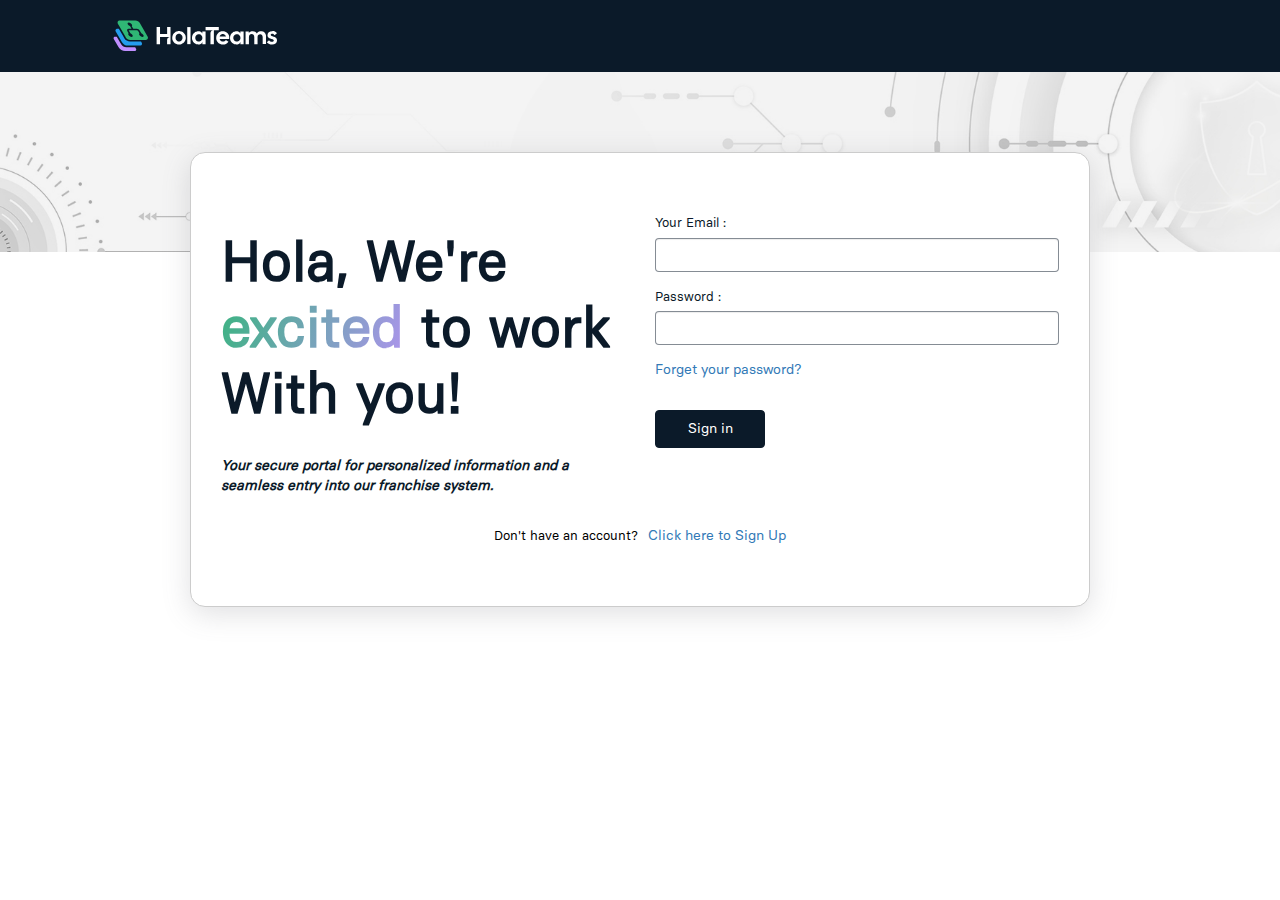
<file: index.html>
<!DOCTYPE html>
<html lang="en"> 
<head>
<title>Hola</title>
<meta charset="utf-8">
<meta name="viewport" content="width=device-width, initial-scale=1">
  
  <link rel="stylesheet" href="css/bootstrap.min.css">
  <link rel="stylesheet" href="css/first_page.css">
  <link rel="stylesheet" href="https://cdnjs.cloudflare.com/ajax/libs/font-awesome/4.7.0/css/font-awesome.min.css">
  <script src="js/jquery.min.js"></script>  
  <script src="js/bootstrap.min.js"></script>  
  
</head>
<body>

<section class="login_first active">
  <div class="topsec">
    <div class="container">
      <img src="img/logo.svg" alt="">
    </div>
  </div>
  <div class="banner_section"></div>
  <div class="login_section">
    <div class="row">
      <div class="col-sm-6">
        <div class="text_lg">
          <h1>
          Hola, We're<br>
          <span>excited</span> to work<br>
          With you!
          </h1>
        <p>Your secure portal for personalized information and a seamless entry into our franchise system.</p>
        </div>
      </div>
      <div class="col-sm-6">
        <div class="rightBx">
        <div class="form-group">
          <label>Your Email :</label>
          <input type="email" id="txtEmail" class="form-control">
        </div>
        <div class="form-group">
          <label>Password :</label>
          <input type="Password" id="txtPassword" class="form-control">
        </div>
        
        <div class="forget">
          <a href="#" id="lnkForgotPassword">Forget your password?</a>
          <br>
          <button class="btn nw_btn min_wth" type="buton" style="margin-top:30px;" id="btnLogin">Sign in</button>
        </div>
        </div>
      </div>
      <div class="col-sm-12">
        <div class="flx_type">
          <p>Don't have an account?</p>
          <a href="#" data-toggle="modal" data-target="#registration_modl">Click here to Sign Up</a>
        </div>
      </div>
    </div>
  </div>
</section>

<section class="welcome_section">
<div class="topsec">
  <div class="container">
    <img src="img/logo.svg" alt=""/>
    <div class="user_area pull-right">
      <div class="user_bx">
        <h5>Welcome</h5>
        <p id="topUserName">Mr. XYZ Jonson</p>
      </div>
      <div class="img_circle">
        <img  id="navUserpic" src="img/user-circle.png" alt="">
      </div>
    </div>
 </div>
</div>
<div class="banner_section new_baner">
  <div class="container">
  <a href="#" style="float:right; font-size:16px; margin:10px 0; font-weight:600; color:#337ab7; text-decoration: none; position: relative; z-index:5;" onclick="signOut()">Sign out</a>
 </div>
</div>
<div class="login_section">
<div class="row">
      <div class="col-sm-5">
        <div class="text_lg">
          <h1>
          Hola, We're<br>
          <span>excited</span> to work<br>
          With you!
          </h1>
        <p>Your secure portal for personalized information and a seamless entry into our franchise system.</p>
        </div>
      </div>
      <div class="col-sm-7">
        
        <div class="col-md-4 col-md-push-8">
          <div class="usr_incircle">
            <img  id="userImage"   alt="">
          </div>
        </div>
        <div class="col-md-8 col-md-pull-4 rightBx">
          <div class="user_welcome">
            <h5>Welcome</h5>
            <h1 id="mainUserName">Mr. Dipankar Goswami</h1>
            <div class="sepreate">
               <p id="userRole">Manager</p>
              <p id="companyName">TFW Lab Inc.</p>
            </div>
          </div>
        <div class="forget">
          <p class="note_all" style="color:#337ab7; font-weight:600;">Please Press any Button to continue</p>
          <br>
          <button class="btn nw_btn two_event" type="buton" onclick="pros_application()">Prospect Application</button>
          <button class="btn nw_btn two_event" type="buton" data-toggle="modal"   id="btnUpdateProfile" onclick="getProfileData()">Update My Profile</button>
        </div>
        </div>

      </div>
     
    </div> 

  </div>  

</section>



<!-- registration_modl -->
<div id="registration_modl" class="modal fade" role="dialog" data-backdrop="static" data-keyboard="false">
  <div class="modal-dialog">

    <!-- Modal content-->
    <div class="modal-content">
      <div class="modal-header">
        <button type="button" class="close close-round" data-dismiss="modal">&times;</button>
        <h4 class="modal-title">Registration</h4>
      </div>
        <div class="modal-body"> 
         
         <div class="both_coverstp">
         <div class="first_page step active">
          <div class="row">
            <div class="col-md-12">
              <div class="form-group">
              <label>Your Email:</label><label class="reding">*</label>
                <input type="text" class="form-control" id="youEmail">
            </div>
            <div class=" form-group enter_code_bx">
              <label>Enter Code:</label><label class="reding">*</label>
                <input type="text" class="form-control" id="enterCode">
            </div>
            <div class="password_area">
              <div class=" form-group">
                <label>New Password:</label><label class="reding">*</label>
                <div class="pass_viw">
                  <input type="password" id="AddnewPassword" class="form-control">
                  <img src="img/eye-close.png" class="eye_event"> 
                </div>
              </div>      
              <div class="form-group">
                <label>Confirm Password:</label><label class="reding">*</label>
                <div class="pass_viw">
                  <input type="password" id="AddconfirmPassword" class="form-control">
                  <img src="img/eye-close.png" class="eye_event"> 
                </div>
              </div>
            </div>
          
          <div class="modal-footer flexing" style="text-align:center; border-top-color:transparent; padding:5px;">
             
        <button type="button" class="btn nw_btn min_wth" id="send_verfication_code" onclick="sendVerificationCode(this)"> Send Verification code</button>
            
            <button type="button" class="btn nw_btn min_wth" id="validate_code" onclick="validateCode(this)"> Validate code</button>

           <button type="button" class="btn nw_btn next min_wth" id="nextStp" onclick="AddNewPassword();">Next</button>
          </div>
          
          </div>

          </div>
          <p class="note_all position">Note: all <span class="reding"></span> marked fields are mandatory to fill</p>
         </div><!----page one---->
        
         <div class="second_page step">
            
          <div class="row">
             <div class="col-md-4">
                <div class="img_choose">
                  <img id="profilePreview" src="img/user-circle.png" alt="">
                  <label class="click_area">
                    Choose image
                    <input type="file" id="profileImage" accept="image/*">
                  </label>
                </div>
            </div>
            <div class="col-md-8">
                <div class="row">
                  
                <div class="col-md-4">
                  <div class="form-group">
                    <label>First Name:</label><label class="reding">*</label>
                    <input type="text" id="AddfirstName" class="form-control">
                  </div>
                </div>
                <div class="col-md-4">
                  <div class="form-group">
                    <label>Middle Name:</label>
                    <input type="text" id="AddmiddleName" class="form-control">
                  </div>
                </div>
                <div class="col-md-4">
                  <div class="form-group">
                    <label>Last Name:</label><label class="reding">*</label><input type="text" id="AddlastName" class="form-control">
                  </div>
                </div>
           
                  <div class="col-md-12 form-group">
                    <label>Company Name</label>: 
                    <input type="text" id="AddcompanyName" class="form-control">
                  </div>
                  <div class="col-md-6 form-group">
                    <label>Contact Number</label>: <label class="reding">*</label>
                    <input type="text" id="AddcontactNumber" class="form-control">
                  </div>
                  
                  <div class="col-md-6 form-group">
                    <label>Designation</label>: 
                    <input type="text" id="Adddesignation" class="form-control">
                  </div>
                </div><!---row ed-->

                <div class="form-group">
                  <label>Address</label>: 
                  <textarea type="text" class="form-control" id="Addaddress" style="min-height: 110px; resize:none;"></textarea>
                </div>
                <div class="row">
                  <div class="col-md-6 form-group">
                    <label>City</label>:
                    <input type="text" id="Addcity" class="form-control">
                  </div>
                  
                  <div class="col-md-6 form-group">
                    <label>State</label>: 
                    <input type="text" id="Addstate" class="form-control">
                  </div>
                  <div class="col-md-6 form-group">
                    <label>Zip Code</label>: 
                    <input type="text" id="AddzipCode" class="form-control">
                  </div>
                  <div class="col-md-6 form-group">
                    <label>Country</label>: 
                    <select class="form-control" id="countrySelect">
                      <option selected>--select--</option>
                    </select>
                  </div>
                </div><!-----row ed---->
            </div>
           </div>  

          <div class="modal-footer" style="text-align:center; border-top-color:transparent; padding:5px;">
            <button type="button" id="submiting_details" class="btn nw_btn submit min_wth" onclick="AddsignIn(this)">Submit</button>
          </div>
         </div><!--second step--->

       </div>
      
      </div><!---modal body---->

    </div>

  </div>
</div>

<!-----updateprofile----->

<div id="updateprofile" class="modal fade" role="dialog">
  <div class="modal-dialog modal-lg">

    <!-- Modal content-->
    <div class="modal-content">
      <div class="modal-header">
        <button type="button" class="close close-round" data-dismiss="modal">&times;</button>
        <h4 class="modal-title">Your Profile</h4>
      </div>
      <div class="modal-body">
       <div class="row">
         <div class="col-md-4">
            <div class="img_choose">
              <img id="UpdateprofileImage" src="img/user-circle.png" alt="">
              <label class="click_area">
                Choose image
                <input type="file" id="UpdateprofileImageInput">
              </label>
            </div>
            <a href="#change_passwrd" data-toggle="modal" style="color:#337ab7;" class="change_pas">Change password</a>
        </div>
        <div class="col-md-8">
            <div class="row">
              
            <div class="col-md-4">
              <div class="form-group">
                <label>First Name:</label><label class="reding">*</label>
                <input type="text" id="UpdatefirstName" class="form-control">
              </div>
            </div>
            <div class="col-md-4">
              <div class="form-group">
                <label>Middle Name:</label>
                <input type="text" id="UpdatemiddleName" class="form-control">
              </div>
            </div>
            <div class="col-md-4">
              <div class="form-group">
                <label>Last Name:</label><label class="reding">*</label><input type="text" id="UpdatelastName" class="form-control">
              </div>
            </div>
       
              <div class="col-md-12 form-group">
                <label>Company Name</label>: 
                <input type="text" id="UpdatecompanyName" class="form-control">
              </div>
              <div class="col-md-6 form-group">
                <label>Contact Number</label>: <label class="reding">*</label>
                <input type="text" id="UpdatecontactNumber" class="form-control">
              </div>
              
              <div class="col-md-6 form-group">
                <label>Designation</label>: 
                <input type="text" id="Updatedesignation" class="form-control">
              </div>
            </div><!---row ed-->

            <div class="form-group">
              <label>Address</label>: 
              <textarea type="text" id="Updateaddress" class="form-control" style="min-height: 110px; resize:none;"></textarea>
            </div>
            <div class="row">
              <div class="col-md-6 form-group">
                <label>City</label>:
                <input type="text" id="Updatecity" class="form-control">
              </div>
              
              <div class="col-md-6 form-group">
                <label>State</label>: 
                <input type="text" id="Updatestate" class="form-control">
              </div>
              <div class="col-md-6 form-group">
                <label>Zip Code</label>: 
                <input type="text" id="UpdatezipCode" class="form-control">
              </div>
              <div class="col-md-6 form-group">
                <label>Country</label>: 
                <select class="form-control"  id="Updatecountry">
                  <option selected>--select--</option>
                </select>
              </div>
            </div><!---row ed-->
        </div>
       </div>
      </div>
      <div class="modal-footer" style="padding:15px; text-align: center;">
        <button type="button" class="btn nw_btn min_wth" onclick="updateProfile();">
          Submit
        </button>
      </div>
    </div>
   
  </div>
</div>

<!---- change_passwrd ---->
<div id="change_passwrd" class="modal fade" role="dialog" style="background:rgba(0,0,0,0.5)"> 
  <div class="modal-dialog">
    <!---- Modal content ---->
    <div class="modal-content">
      <div class="modal-header">
        <button type="button" class="close close-round" data-dismiss="modal">&times;</button>
        <h4 class="modal-title">Change password</h4>
      </div>
      <div class="modal-body">
        
        <div class="form-group">
          <label>Old Password:</label>
          <div class="pass_viw">
            <input type="password" class="form-control">
            <img src="img/eye-close.png" class="eye_event"> 
          </div>    
        </div> 

        <div class="form-group">
          <label>New Password:</label>
          <div class="pass_viw">
            <input type="password" id="newPassword" class="form-control">
            <img src="img/eye-close.png" class="eye_event"> 
          </div>    
        </div>
        
        <div class="form-group pass_viw">
          <label>Confirm Password:</label>
          <div class="pass_viw">
            <input type="password" id="confirmPassword" class="form-control">
            <img src="img/eye-close.png" class="eye_event"> 
          </div>    
        </div> 
      </div>
      <div class="modal-footer" style="padding:15px; text-align: center;">
        <button type="button" class="btn nw_btn min_wth" id="resetPasswordBtn"
        onclick="resetPassword(this)">
          Submit
        </button>
      </div>
    </div>
 </div>
</div>


 <script src="js/commen.js"></script>  
  <script src="js/index.js"></script>   


</body>
</html>
</file>
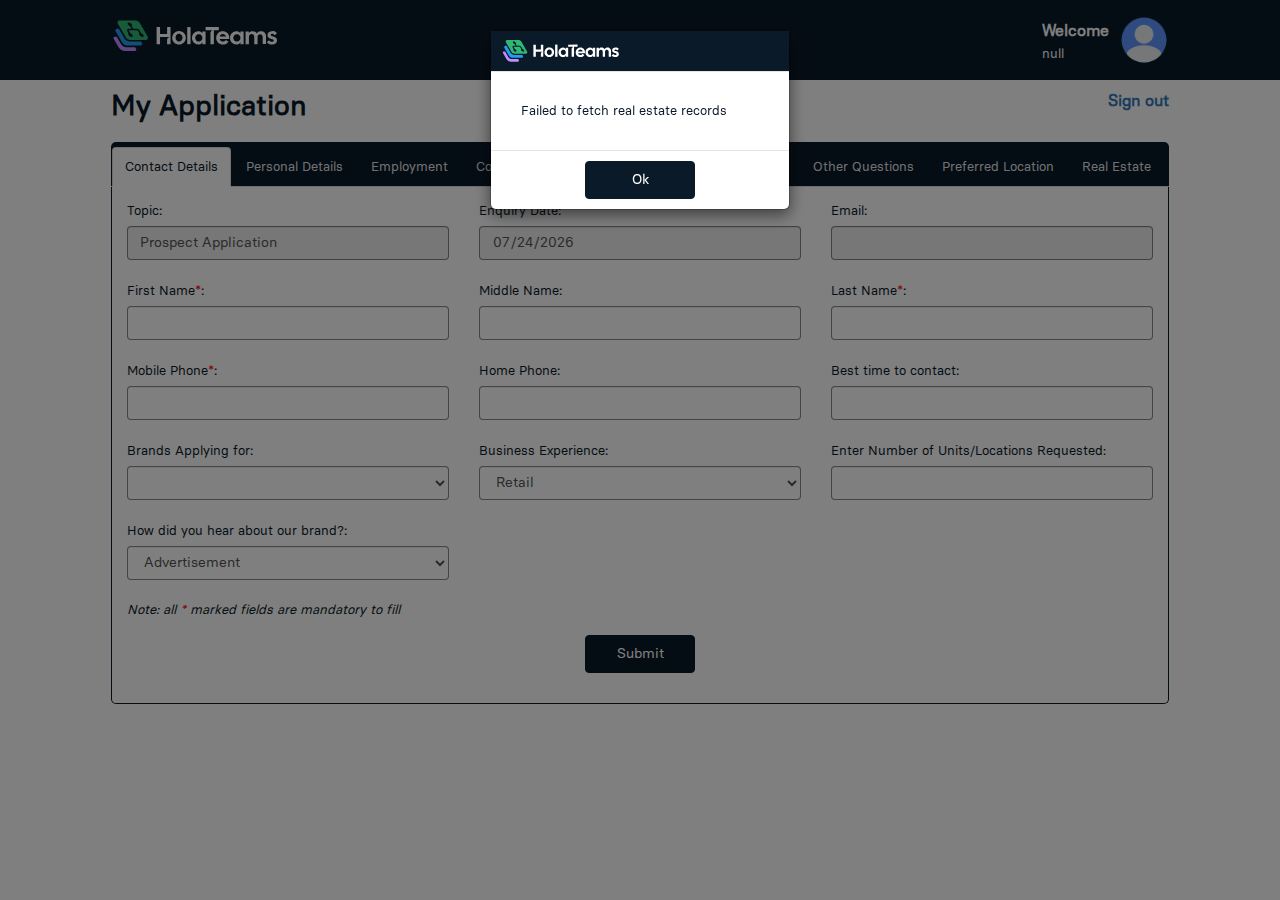
<file: edit_details.html>
<!DOCTYPE html>
<html lang="en">

<head>
  <title>Prospect Application</title>
  <meta charset="utf-8">
  <meta name="viewport" content="width=device-width, initial-scale=1">

  <link rel="stylesheet" href="css/bootstrap.min.css">
  <link rel="stylesheet" href="css/first_page.css">
  <link rel="stylesheet" href="https://cdnjs.cloudflare.com/ajax/libs/font-awesome/4.7.0/css/font-awesome.min.css">
  <script src="js/jquery.min.js"></script>
  <script src="js/bootstrap.min.js"></script>

</head>

<body>
  <div class="topsec">
    <div class="container">
      <img src="img/logo.svg" alt="">
      <div class="user_area pull-right">
        <div class="user_bx">
          <h5>Welcome</h5>
          <p id="UserLoginname">Mr. XYZ Jonson</p>
        </div>
        <div class="img_circle">
          <img id="UserProfileImage" src="img/user-circle.png" alt="">
        </div>
      </div>
    </div>
  </div>

  <div class="container">
    <a href="#" style="float:right; font-size:16px; margin:10px 0; font-weight:600; text-decoration: none;"
      onclick="signOut()">Sign out</a>
    <h1 class="heading_big" style="float: left;">My Application</h1>

  </div>

  <div class="container">
    <ul class="nav nav-tabs all_tabsec">
      <li class="active"><a data-toggle="tab" href="#tab-1">Contact Details</a></li>
      <li><a data-toggle="tab" href="#tab-2">Personal Details</a></li>
      <li><a data-toggle="tab" href="#tab-3">Employment</a></li>
      <li><a data-toggle="tab" href="#tab-4">Co-Applicants</a></li>
      <li><a data-toggle="tab" href="#tab-5">Financial</a></li>
      <li><a data-toggle="tab" href="#tab-6">Related Questions</a></li>
      <li><a data-toggle="tab" href="#tab-7">Other Questions</a></li>
      <li><a data-toggle="tab" href="#tab-8">Preferred Location</a></li>
      <li><a data-toggle="tab" href="#tab-9">Real Estate
        </a></li>
    </ul>

    <div class="tab-content all_tabinside">

      <div id="tab-1" class="tab-pane fade in active">
        <div class="row">
          <div class="col-md-4">
            <div class="form-group">
              <label for="">Topic</label>:
              <input type="text" id="ContactTopic" class="form-control" value="Prospect Application" readonly>
            </div>
          </div>
          <div class="col-md-4">
            <div class="form-group">
              <label for="">Enquiry Date</label>:
              <input type="date" id="ContactEnquiryDate" class="form-control" disabled>
            </div>
          </div>
          <div class="col-md-4">
            <div class="form-group">
              <label for="">Email</label>:
              <input type="email" id="ContactEmail" class="form-control" disabled>
            </div>
          </div>
          <div class="col-md-4">
            <div class="form-group">
              <label for="">First Name</label><label class="reding">*</label>:
              <input type="text" id="ContactFirstName" class="form-control">
            </div>
          </div>
          <div class="col-md-4">
            <div class="form-group">
              <label for="">Middle Name</label>:
              <input type="text" id="ContactMiddleName" class="form-control">
            </div>
          </div>
          <div class="col-md-4">
            <div class="form-group">
              <label for="">Last Name</label><label class="reding">*</label>:
              <input type="text" id="ContactLastName" class="form-control">
            </div>
          </div>
          <div class="col-md-4">
            <div class="form-group">
              <label for="">Mobile Phone</label><label class="reding">*</label>:
              <input type="text" id="ContactMobilePhone" class="form-control">
            </div>
          </div>
          <div class="col-md-4">
            <div class="form-group">
              <label for="">Home Phone</label>:
              <input type="text" id="ContactHomePhone" class="form-control">
            </div>
          </div>
          <div class="col-md-4">
            <div class="form-group">
              <label for="">Best time to contact</label>:
              <input type="text" id="ContactBestTimeToContact" class="form-control">
            </div>
          </div>
          <div class="col-md-4">
            <div class="form-group">
              <label for="">Brands Applying for</label>:
              <select class="form-control" id="ContactbrandsSelect">
              </select>
            </div>
          </div>
          <div class="col-md-4">
            <div class="form-group">
              <label for="">Business Experience</label>:
              <select class="form-control" id="ContactBusinessExperience">
                <option value="Retail">Retail</option>
                <option value="Services">Services</option>

              </select>
            </div>
          </div>
          <div class="col-md-4">
            <div class="form-group">
              <label for="" style="display: inline-block;">Enter Number of Units/Locations Requested</label><label
                style="display: inline;">:</label>
              <input type="number" id="ContactLocationRequested" class="form-control" min="1" step="1"
                oninput="validatePositiveInteger(this)">

            </div>
          </div>
          <div class="col-md-4">
            <div class="form-group">
              <label for="">How did you hear about our brand?</label>:
              <select class="form-control" id="ContactHearAboutbrand">
                <option value="Advertisement">Advertisement</option>
                <option value="News Letter">News Letter</option>
                <option value="News Paper Ads">News Paper Ads</option>
                <option value="Company Website">Company Website</option>
                <option value="Search Engine (Google, Bing, etc ...)">Search Engine (Google, Bing, etc ...)</option>
                <option value="Social Media (Instagram, Facebook, Linkedin, etc ...">Social Media (Instagram, Facebook,
                  Linkedin, etc ...)</option>
                <option value="Online Ads">Online Ads</option>

              </select>
            </div>
          </div>

        </div>
        <div class="row">
          <div class="col-md-12">
            <p class="note_all">Note: all <span class="reding">*</span> marked fields are mandatory to fill</p>
          </div>
          <div class="col-md-12" style="padding:15px 15px; text-align: center;">
            <button type="button" class="btn nw_btn min_wth" onclick="submitEnquiry();">Submit</button>
          </div>
        </div>
      </div>
      <!----tab1 ed--->

      <div id="tab-2" class="tab-pane fade">
        <div class="row">
          <div class="col-md-4">
            <div class="form-group">
              <label for="">Gender</label>:
              <select class="form-control" id="PersonalGender">
                <option value="Male">Male</option>
                <option value="Female">Female</option>
                <option value="Other">Other</option>
              </select>
            </div>
          </div>
          <div class="col-md-4">
            <div class="form-group">
              <label for="">Date of Birth</label>:
              <input type="date" id="PersonalDateOfBirth" class="form-control">
            </div>
          </div>
          <div class="col-md-4">
            <div class="form-group">
              <label for="">Home Ownership</label>:
              <select class="form-control" id="PersonalHomeOwnership">
                <option value="Own">Own</option>
                <option value="Renting">Renting</option>
              </select>
            </div>
          </div>
          <div class="col-md-4">
            <div class="form-group">
              <label for="">US Citizen</label>:
              <select class="form-control" id="PersonalUSCitizen">
                <option value="Yes">Yes</option>
                <option value="No">No</option>
              </select>
            </div>
          </div>
          <div class="col-md-4" id="PersonalSocialSecurityDiv">
            <div class="form-group">
              <label for="">Social security</label>:
              <input type="text" id="PersonalSocialSecurity" class="form-control">
            </div>
          </div>
          <div class="col-md-4">
            <div class="form-group">
              <label for="">Marital status</label>:
              <select class="form-control" id="PersonalMaritalStatus">
                <option value="Single">Single</option>
                <option value="Married">Married</option>
                <option value="Divorced">Divorced</option>
                <option value="Widowed">Widowed</option>
                <option value="Separated">Separated</option>
              </select>
            </div>
          </div>
          <div class="col-md-4" id="SpouseNameDiv">
            <div class="form-group">
              <label for="">Spouse name</label>:
              <input type="text" id="PersonalSpouseName" class="form-control">

            </div>
          </div>
          <div class="col-md-4" id="SpouseBirthDateDiv">
            <div class="form-group">
              <label for="">Spouse Birth Date</label>:
              <input type="date" id="PersonalSpouseBirthDate" class="form-control">
            </div>
          </div>
          <div class="col-md-4" id="SpouseUSCitizenDiv">
            <div class="form-group">
              <label for="">Spouse US Citizen</label>:
              <select class="form-control" id="PersonalSpouseUSCitizen">
                <option value="Yes">Yes</option>
                <option value="No">No</option>
              </select>


            </div>
          </div>
          <div class="col-md-4" id="PersonalSpouseSocialSecurityDiv">
            <div class="form-group">
              <label for="">Spouse social security</label>:
              <input type="text" id="PersonalSpouseSocialSecurity" class="form-control">
            </div>
          </div>
          <div class="col-md-4">
            <div class="form-group">
              <label for="">Can you devote your full time to the business?</label>:
              <select name="" id="PersonalFulltimeBusiness" class="form-control">
                <option value="Yes">Yes</option>
                <option value="No">No</option>
              </select>
            </div>
          </div>
          <div class="col-md-12">
            <p class="note_all">Note: all <span class="reding">*</span> marked fields are mandatory to fill</p>
          </div>
          <div class="col-md-12" style="padding:15px 15px; text-align: center;">
            <button type="button" class="btn nw_btn min_wth" onclick="submitPersonalDetails()">Submit</button>
          </div>

        </div>
      </div>
      <!---tab2---->

      <div id="tab-3" class="tab-pane fade">
        <div class="row">
          <div class="col-md-4">
            <div class="form-group">
              <label for="">Present Employer</label>:
              <input type="text" id="EmploymentPresentEmployer" class="form-control">
            </div>
          </div>
          <div class="col-md-4">
            <div class="form-group">
              <label for="">Job Title</label>:
              <input type="text" id="EmploymentJobTitle" class="form-control">
            </div>
          </div>
          <div class="col-md-4">
            <div class="form-group">
              <label for="">Employment Started Date</label>:
              <input type="date" id="EmploymentStartedDate" class="form-control">
            </div>
          </div>
          <div class="col-md-8">
            <div class="form-group">
              <label for="">Work Address</label>:
              <input type="text" id="EmploymentWorkAddress" class="form-control">
            </div>
          </div>
          <div class="col-md-4">
            <div class="form-group">
              <label for="">Work Hours per Week</label>:
              <input type="number" id="EmploymentWorkHoursPerWeek" class="form-control">
            </div>
          </div>
          <div class="col-md-4">
            <div class="form-group">
              <label for="">Work Phone</label>:
              <input type="text" id="EmploymentWorkPhone" class="form-control">
            </div>
          </div>
          <div class="col-md-4">
            <div class="form-group">
              <label for="">Work Phone Extension</label>:
              <input type="text" id="EmploymentWorkPhoneExtension" class="form-control">
            </div>
          </div>
          <div class="col-md-4">
            <div class="form-group">
              <label for="">May we call you at work?</label>:
              <select class="form-control" id="EmploymentAllowCallYouAtWork">
                <option value="Yes">Yes</option>
                <option value="No">No</option>
              </select>
            </div>
          </div>
          <div class="col-md-4">
            <div class="form-group">
              <label for="">Annual Salary ($)</label>:
              <input type="number" id="EmploymentAnnualSalary" class="form-control">
            </div>
          </div>
          <div class="col-md-4">
            <div class="form-group">
              <label for="">Your responsibilities</label>:
              <input type="text" id="EmploymentYourResponsibilities" class="form-control">
            </div>
          </div>
          <div class="col-md-4">
            <div class="form-group">
              <label for="">Have you previously ever been self-employed?</label>:
              <select class="form-control" id="EmploymentSelfEmployed">
                <option value="Yes">Yes</option>
                <option value="No">No</option>
              </select>
            </div>
          </div>
          <div class="col-md-12">
            <p class="note_all">Note: all <span class="reding">*</span> marked fields are mandatory to fill</p>
          </div>
          <div class="col-md-12" style="padding:15px 15px; text-align: center;">
            <button type="button" class="btn nw_btn min_wth" onclick="submitEmploymentDetails()">Submit</button>
          </div>

        </div>
      </div>
      <!---tab3---->
      <div id="tab-4" class="tab-pane fade">
        <div class="panel-group" id="co-applicant">
          <div class="panel panel-default">
            <div class="panel-heading">
              <h4 class="panel-title">
                <a data-toggle="collapse" data-parent="#co-applicant" href="#co-applicant-1"
                  aria-expanded="true">Co-Applicant 1 <i class="fa fa-chevron-right"></i>
                </a>
              </h4>
            </div>
            <div id="co-applicant-1" class="panel-collapse collapse in co-applicant" data-seq="1">
              <div class="panel-body">
                <div class="row">
                  <div class="col-md-4">
                    <div class="form-group">
                      <label for="">First Name</label>:
                      <input type="text" class="form-control firstName" data-seq="1">
                    </div>
                  </div>
                  <div class="col-md-4">
                    <div class="form-group">
                      <label for="">Middle Name</label>:
                      <input type="text" class="form-control middleName" data-seq="1">
                    </div>
                  </div>
                  <div class="col-md-4">
                    <div class="form-group">
                      <label for="">Last Name</label>:
                      <input type="text" class="form-control lastName" data-seq="1">
                    </div>
                  </div>
                  <div class="col-md-4">
                    <div class="form-group">
                      <label for="">Role</label>:
                      <input type="text" class="form-control role" data-seq="1">
                    </div>
                  </div>
                  <div class="col-md-8">
                    <div class="form-group">
                      <label for="">Address</label>:
                      <input type="text" class="form-control address" data-seq="1">
                    </div>
                  </div>
                  <div class="col-md-4">
                    <div class="form-group">
                      <label for="">City</label>:
                      <input type="text" class="form-control city" data-seq="1">
                    </div>
                  </div>
                  <div class="col-md-4">
                    <div class="form-group">
                      <label for="">State</label>:
                      <input type="text" class="form-control state" data-seq="1">
                    </div>
                  </div>
                  <div class="col-md-4">
                    <div class="form-group">
                      <label for="">Zip</label>:
                      <input type="text" class="form-control zip" data-seq="1">
                    </div>
                  </div>
                  <div class="col-md-4">
                    <div class="form-group">
                      <label for="">Country</label>:
                      <input type="text" class="form-control country" data-seq="1">
                    </div>
                  </div>
                  <div class="col-md-4">
                    <div class="form-group">
                      <label for="">Phone</label>:
                      <input type="text" class="form-control phone" data-seq="1">
                    </div>
                  </div>
                  <div class="col-md-4">
                    <div class="form-group">
                      <label for="">Email</label>:
                      <input type="email" class="form-control email" data-seq="1">
                    </div>
                  </div>
                </div>
              </div>
            </div>
          </div>
          <!-------Assets tab--->
          <div class="panel panel-default">
            <div class="panel-heading">
              <h4 class="panel-title">
                <a data-toggle="collapse" data-parent="#co-applicant" href="#co-applicant-2"
                  aria-expanded="false">Co-Applicant 2 <i class="fa fa-chevron-right"></i>
                </a>
              </h4>
            </div>
            <div id="co-applicant-2" class="panel-collapse collapse co-applicant" data-seq="2">
              <div class="panel-body">
                <div class="row">
                  <div class="col-md-4">
                    <div class="form-group">
                      <label for="">First Name</label>:
                      <input type="text" class="form-control firstName" data-seq="2">
                    </div>
                  </div>
                  <div class="col-md-4">
                    <div class="form-group">
                      <label for="">Middle Name</label>:
                      <input type="text" class="form-control middleName" data-seq="2">
                    </div>
                  </div>
                  <div class="col-md-4">
                    <div class="form-group">
                      <label for="">Last Name</label>:
                      <input type="text" class="form-control lastName" data-seq="2">
                    </div>
                  </div>
                  <div class="col-md-4">
                    <div class="form-group">
                      <label for="">Role</label>:
                      <input type="text" class="form-control role" data-seq="2">
                    </div>
                  </div>
                  <div class="col-md-8">
                    <div class="form-group">
                      <label for="">Address</label>:
                      <input type="text" class="form-control address" data-seq="2">
                    </div>
                  </div>
                  <div class="col-md-4">
                    <div class="form-group">
                      <label for="">City</label>:
                      <input type="text" class="form-control city" data-seq="2">
                    </div>
                  </div>
                  <div class="col-md-4">
                    <div class="form-group">
                      <label for="">State</label>:
                      <input type="text" class="form-control state" data-seq="2">
                    </div>
                  </div>
                  <div class="col-md-4">
                    <div class="form-group">
                      <label for="">Zip</label>:
                      <input type="text" class="form-control zip" data-seq="2">
                    </div>
                  </div>
                  <div class="col-md-4">
                    <div class="form-group">
                      <label for="">Country</label>:
                      <input type="text" class="form-control country" data-seq="2">
                    </div>
                  </div>
                  <div class="col-md-4">
                    <div class="form-group">
                      <label for="">Phone</label>:
                      <input type="text" class="form-control phone" data-seq="2">
                    </div>
                  </div>
                  <div class="col-md-4">
                    <div class="form-group">
                      <label for="">Email</label>:
                      <input type="email" class="form-control email" data-seq="2">
                    </div>
                  </div>
                </div>
              </div>
            </div>
          </div>
          <!-------Assets tab--->
          <div class="panel panel-default">
            <div class="panel-heading">
              <h4 class="panel-title">
                <a data-toggle="collapse" data-parent="#co-applicant" href="#co-applicant-3"
                  aria-expanded="false">Co-Applicant 3 <i class="fa fa-chevron-right"></i>
                </a>
              </h4>
            </div>
            <div id="co-applicant-3" class="panel-collapse collapse co-applicant" data-seq="3">
              <div class="panel-body">
                <div class="row">
                  <div class="col-md-4">
                    <div class="form-group">
                      <label for="">First Name</label>:
                      <input type="text" class="form-control firstName" data-seq="3">
                    </div>
                  </div>
                  <div class="col-md-4">
                    <div class="form-group">
                      <label for="">Middle Name</label>:
                      <input type="text" class="form-control middleName" data-seq="3">
                    </div>
                  </div>
                  <div class="col-md-4">
                    <div class="form-group">
                      <label for="">Last Name</label>:
                      <input type="text" class="form-control lastName" data-seq="3">
                    </div>
                  </div>
                  <div class="col-md-4">
                    <div class="form-group">
                      <label for="">Role</label>:
                      <input type="text" class="form-control role" data-seq="3">
                    </div>
                  </div>
                  <div class="col-md-8">
                    <div class="form-group">
                      <label for="">Address</label>:
                      <input type="text" class="form-control address" data-seq="3">
                    </div>
                  </div>
                  <div class="col-md-4">
                    <div class="form-group">
                      <label for="">City</label>:
                      <input type="text" class="form-control city" data-seq="3">
                    </div>
                  </div>
                  <div class="col-md-4">
                    <div class="form-group">
                      <label for="">State</label>:
                      <input type="text" class="form-control state" data-seq="3">
                    </div>
                  </div>
                  <div class="col-md-4">
                    <div class="form-group">
                      <label for="">Zip</label>:
                      <input type="text" class="form-control zip" data-seq="3">
                    </div>
                  </div>
                  <div class="col-md-4">
                    <div class="form-group">
                      <label for="">Country</label>:
                      <input type="text" class="form-control country" data-seq="3">
                    </div>
                  </div>
                  <div class="col-md-4">
                    <div class="form-group">
                      <label for="">Phone</label>:
                      <input type="text" class="form-control phone" data-seq="3">
                    </div>
                  </div>
                  <div class="col-md-4">
                    <div class="form-group">
                      <label for="">Email</label>
                      <input type="email" class="form-control email" data-seq="3">
                    </div>
                  </div>
                </div>
              </div>
            </div>
          </div>
          <div class="row">
            <div class="col-md-12">
              <p class="note_all" style="margin-top:20px;">Note: all <span class="reding">*</span> marked fields are
                mandatory to fill</p>
            </div>
            <div class="col-md-12" style="padding:15px 15px; text-align: center;">
              <button type="button" class="btn nw_btn min_wth" onclick="submitCoApplicants();">Submit</button>
            </div>
          </div>
        </div>
      </div>
      <div id="tab-5" class="tab-pane fade">
        <div class="panel-group" id="financial_tab">
          <div class="panel panel-default">
            <div class="panel-heading">
              <h4 class="panel-title">
                <a data-toggle="collapse" data-parent="#financial_tab" href="#financial_tab1"
                  aria-expanded="true">Income <i class="fa fa-chevron-right"></i>
                </a>
              </h4>
            </div>
            <div id="financial_tab1" class="panel-collapse collapse in">
              <div class="panel-body">
                <div class="row">
                  <div class="col-md-4">
                    <div class="form-group">
                      <label for="">Salary ($)</label>:
                      <input type="number" id="Incomesalary" class="form-control">
                    </div>
                  </div>
                  <div class="col-md-4">
                    <div class="form-group">
                      <label for="">Spouse Income ($)</label>:
                      <input type="number" id="IncomespouseIncome" class="form-control">
                    </div>
                  </div>
                  <div class="col-md-4">
                    <div class="form-group">
                      <label for="">Bonuses and Commissions($)</label>:
                      <input type="number" id="Incomebonus" class="form-control">
                    </div>
                  </div>
                  <div class="col-md-4">
                    <div class="form-group">
                      <label for="">Interest and Dividends($)</label>:
                      <input type="number" id="Incomeinterest" class="form-control">
                    </div>
                  </div>
                  <div class="col-md-4">
                    <div class="form-group">
                      <label for="">Real Estate Income($)</label>:
                      <input type="number" id="IncomerealEstateIncome" class="form-control">
                    </div>
                  </div>
                  <div class="col-md-4">
                    <div class="form-group">
                      <label for="">Investments ($)</label>:
                      <input type="number" id="Incomeinvestments" class="form-control">
                    </div>
                  </div>
                  <div class="col-md-4">
                    <div class="form-group">
                      <label for="">Business Income($)</label>:
                      <input type="number" id="IncomebusinessIncome" class="form-control">
                    </div>
                  </div>
                  <div class="col-md-4">
                    <div class="form-group">
                      <label for="">Other Income ($)</label>:
                      <input type="number" id="IncomeotherIncome" class="form-control">
                    </div>
                  </div>
                  <div class="col-md-4">
                    <div class="form-group">
                      <label for="">Total Income ($)</label>:
                      <input type="number" id="IncometotalIncome" class="form-control" disabled>
                    </div>
                  </div>
                </div>
              </div>
            </div>
          </div>
          <!-------Assets tab--->
          <div class="panel panel-default">
            <div class="panel-heading">
              <h4 class="panel-title">
                <a data-toggle="collapse" data-parent="#financial_tab" href="#financial_tab2"
                  aria-expanded="false">Contingent Liabilities <i class="fa fa-chevron-right"></i>
                </a>
              </h4>
            </div>
            <div id="financial_tab2" class="panel-collapse collapse">
              <div class="panel-body">
                <div class="row">
                  <div class="col-md-4">
                    <div class="form-group">
                      <label for="">Do you have any contingent liabilities?</label>:
                      <select class="form-control" id="ContingenthasContingent">
                        <option value="Yes">Yes</option>
                        <option value="No">No</option>
                      </select>
                    </div>
                  </div>
                  <div class="col-md-4">
                    <div class="form-group">
                      <label for="">Loan Co-Signature ($)</label>:
                      <input type="number" id="ContingentloanCosign" class="form-control">
                    </div>
                  </div>
                  <div class="col-md-4">
                    <div class="form-group">
                      <label for="">Legal Judgement ($)</label>:
                      <input type="number" id="ContingentlegalJudgement" class="form-control">
                    </div>
                  </div>
                  <div class="col-md-4">
                    <div class="form-group">
                      <label for="">Other Special Debt ($)</label>:
                      <input type="number" id="ContingentotherDebt" class="form-control">
                    </div>
                  </div>
                  <div class="col-md-4">
                    <div class="form-group">
                      <label for="">Income Taxes ($)</label>:
                      <input type="number" id="ContingentincomeTaxes" class="form-control">
                    </div>
                  </div>
                  <div class="col-md-4">
                    <div class="form-group">
                      <label for="">Total Contingent Liabilities ($)</label>:
                      <input type="number" id="ContingenttotalContingent" class="form-control" disabled>
                    </div>
                  </div>

                </div>
              </div>
            </div>
          </div>

          <div class="panel panel-default">
            <div class="panel-heading">
              <h4 class="panel-title">
                <a data-toggle="collapse" data-parent="#financial_tab" href="#financial_tab3"
                  aria-expanded="false">Assets <i class="fa fa-chevron-right"></i>
                </a>
              </h4>
            </div>
            <div id="financial_tab3" class="panel-collapse collapse">
              <div class="panel-body">
                <div class="row">
                  <div class="col-md-4">
                    <div class="form-group">
                      <label for="">Cash on hand & in banks ($)</label>:
                      <input type="number" id="Assetscash" class="form-control">
                    </div>
                  </div>
                  <div class="col-md-4">
                    <div class="form-group">
                      <label for="">Marketable securities ($)</label>:
                      <input type="number" id="Assetssecurities" class="form-control">
                    </div>
                  </div>
                  <div class="col-md-4">
                    <div class="form-group">
                      <label for="">Real estate ($)</label>:
                      <input type="number" id="AssetsassetRealEstate" class="form-control">
                    </div>
                  </div>
                  <div class="col-md-4">
                    <div class="form-group">
                      <label for="">Accounts / Note Receivable ($)</label>:
                      <input type="number" id="Assetsreceivable" class="form-control">
                    </div>
                  </div>
                  <div class="col-md-4">
                    <div class="form-group">
                      <label for="">Business Holdings ($)</label>:
                      <input type="number" id="AssetsbusinessHoldings" class="form-control">
                    </div>
                  </div>
                  <div class="col-md-4">
                    <div class="form-group">
                      <label for="">Life insurance ($)</label>:
                      <input type="number" id="AssetslifeInsurance" class="form-control">
                    </div>
                  </div>
                  <div class="col-md-4">
                    <div class="form-group">
                      <label for="">Retirement Saving Accounts ($)</label>:
                      <input type="number" id="Assetsretirement" class="form-control">
                    </div>
                  </div>
                  <div class="col-md-4">
                    <div class="form-group">
                      <label for="">Personal Property ($)</label>:
                      <input type="number" id="AssetspersonalProperty" class="form-control">
                    </div>
                  </div>
                  <div class="col-md-4">
                    <div class="form-group">
                      <label for="">Other assets ($)</label>:
                      <input type="number" id="AssetsotherAssets" class="form-control">
                    </div>
                  </div>
                  <div class="col-md-4">
                    <div class="form-group">
                      <label for="">Total assets ($)</label>:
                      <input type="number" id="AssetstotalAssets" class="form-control" disabled>
                    </div>
                  </div>

                </div>
              </div>
            </div>
          </div>
          <div class="panel panel-default">
            <div class="panel-heading">
              <h4 class="panel-title">
                <a data-toggle="collapse" data-parent="#financial_tab" href="#financial_tab4"
                  aria-expanded="false">Liabilities <i class="fa fa-chevron-right"></i>
                </a>
              </h4>
            </div>
            <div id="financial_tab4" class="panel-collapse collapse">
              <div class="panel-body">
                <div class="row">
                  <div class="col-md-4">
                    <div class="form-group">
                      <label for="">Notes Payable ($)</label>:
                      <input type="number" id="LiabilitiesnotesPayable" class="form-control">
                    </div>
                  </div>
                  <div class="col-md-4">
                    <div class="form-group">
                      <label for="">Mortgages ($)</label>:
                      <input type="number" id="Liabilitiesmortgages" class="form-control">
                    </div>
                  </div>
                  <div class="col-md-4">
                    <div class="form-group">
                      <label for="">Accounts Payable ($)</label>:
                      <input type="number" id="LiabilitiesaccountsPayable" class="form-control">
                    </div>
                  </div>
                  <div class="col-md-4">
                    <div class="form-group">
                      <label for="">Accounts and Bill Due ($)</label>:
                      <input type="number" id="LiabilitiesbillsDue" class="form-control">
                    </div>
                  </div>
                  <div class="col-md-4">
                    <div class="form-group">
                      <label for="">Unpaid Taxes ($)</label>:
                      <input type="number" id="LiabilitiesunpaidTaxes" class="form-control">
                    </div>
                  </div>
                  <div class="col-md-4">
                    <div class="form-group">
                      <label for="">Loans on life insurance ($)</label>:
                      <input type="number" id="LiabilitiesinsuranceLoans" class="form-control">
                    </div>
                  </div>
                  <div class="col-md-4">
                    <div class="form-group">
                      <label for="">Other liabilities ($)</label>:
                      <input type="number" id="LiabilitiesotherLiabilities" class="form-control">
                    </div>
                  </div>
                  <div class="col-md-4">
                    <div class="form-group">
                      <label for="">Total Liabilities ($)</label>:
                      <input type="number" id="LiabilitiestotalLiabilities" class="form-control" disabled>
                    </div>
                  </div>

                </div>
              </div>
            </div>
          </div>

          <div class="row">
            <div class="col-md-12">
              <div class="total_next">
                <div class="row">
                  <div class="col-md-9">
                    <h1>Total Net Worth ($)</h1>
                  </div>
                  <div class="col-md-3">
                    <input type="text" id="netWorth" class="form-control" disabled>
                  </div>
                </div>
              </div>
            </div>
            <div class="col-md-12">
              <p class="note_all" style="margin-top:20px;">Note: all <span class="reding">*</span> marked fields are
                mandatory to fill</p>
            </div>
            <div class="col-md-12" style="padding:15px 15px; text-align: center;">
              <button type="button" class="btn nw_btn min_wth" onclick="submitFinancial()">Submit</button>
            </div>
          </div>
        </div>
      </div>


      <!---tab5--->
      <div id="tab-6" class="tab-pane fade">
        <div class="row">
          <div class="col-md-4">
            <div class="form-group pd_top">
              <label for="">How would you finance your franchise?</label>:
              <input type="text" id="HowFinanceYourFranchise" class="form-control">
            </div>
          </div>
          <div class="col-md-4">
            <div class="form-group pd_top">
              <label for="">Will you have a partner?</label>:
              <select class="form-control" id="HaveAPartner">
                <option value="Yes">Yes</option>
                <option value="No">No</option>
              </select>
            </div>
          </div>
          <div class="col-md-4">
            <div class="form-group">
              <label style="display:inline;">When would you be ready to invest in your franchise<br> if you were
                approved ?</label><label style="display:inline-block;">:</label>
              <input type="text" id="WhenWillBeReadyToInvest" class="form-control">
            </div>
          </div>
          <div class="col-md-4">
            <div class="form-group">
              <label style="display:inline;">How long have you been interested in owning your own<br> franchise
                ?(Months)</label><label style="display:inline-block;">:</label>
              <input type="text" id="OtherFranchiseOpportunity" class="form-control">
            </div>
          </div>
          <div class="col-md-4">
            <div class="form-group pd_top">
              <label>Are you considering other franchise opportunities ?</label>:
              <input type="text" id="SkillsForYourSuccess" class="form-control">
            </div>
          </div>
          <div class="col-md-4">
            <div class="form-group">
              <label style="display:inline;">What skills/experience do you have that will help <br>you be successful in
                this business?</label><label style="display:inline-block;">:</label>
              <input type="text" id="YourInterestPeriodToOwning" class="form-control">
            </div>
          </div>
          <div class="col-md-4">
            <div class="form-group pd_top">
              <label style="display:inline;">Who will be responsible for the daily operation of your store?
              </label><label style="display:inline-block;">:</label>
              <input type="text" id="DailyOperationResponsibility" class="form-control">
            </div>
          </div>
          <div class="col-md-4">
            <div class="form-group pd_top">
              <label>Cash available for investment</label>:
              <input type="number" id="CashAvailableForInvestment" class="form-control">
            </div>
          </div>
          <div class="col-md-4">
            <div class="form-group">
              <label style="display:inline;">Why do you believe this franchise aligns with<br> your personal
                objectives?</label><label style="display:inline-block;">:</label>
              <input type="text" id="YourPersonalGoals" class="form-control">
            </div>
          </div>
          <div class="col-md-4">
            <div class="form-group">
              <label for="">Have you been approved for financing?</label>:
              <select class="form-control" id="ApprovedForFinancing">
                <option value="Yes">Yes</option>
                <option value="No">No</option>
              </select>
            </div>
          </div>
          <div class="col-md-4">
            <div class="form-group">
              <label for="">Amount Approved ($)</label>:
              <input type="number" id="AmountApproved" class="form-control">
            </div>
          </div>
          <div class="col-md-4">
            <div class="form-group">
              <label for="">Would this business be your sole income source?</label>:
              <select class="form-control" id="SoleIncomeSource">
                <option value="Yes">Yes</option>
                <option value="No">No</option>
              </select>
            </div>
          </div>
          <div class="col-md-4">
            <div class="form-group">
              <label for="" style="display:inline;">Are you now, or have you ever been party to any lawsuit<br> - either
                as defendant or plaintiff?</label><label style="display:inline-block;">:</label><label class="reding"
                style="display:inline-block;">*</label>
              <select class="form-control" id="AnyLawsuitAsDefendant">
                <option value="Yes">Yes</option>
                <option value="No">No</option>
              </select>
            </div>
          </div>
          <div class="col-md-4">
            <div class="form-group pd_top">
              <label for="">Have you ever been convicted of a felony?</label>:
              <select class="form-control" id="ConvictedOfAFelony">
                <option value="Yes">Yes</option>
                <option value="No">No</option>
              </select>
            </div>
          </div>
          <div class="col-md-4">
            <div class="form-group">
              <label for="" style="display:inline;">Have you ever been convicted of any offense (including
                <br>misdemeanors for which you have fined $ 200 or more)?</label><label
                style="display:inline-block;">:</label><label class="reding" style="display:inline-block;">*</label>
              <select class="form-control" id="ConvictedOfAnyOffence">
                <option value="Yes">Yes</option>
                <option value="No">No</option>
              </select>
            </div>
          </div>
          <div class="col-md-12" id="ConvictedOfOffenceDetailsDiv">
            <div class="form-group">
              <label for="">If yes, Convicted with Offense, then explain</label>:
              <textarea class="form-control" id="ConvictedOfOffenceDetails"
                style="resize:none; min-height: 110px;"></textarea>
            </div>
          </div>
          <div class="col-md-4">
            <div class="form-group pd_top">
              <label for="">Have you ever filed for bankruptcy?</label>:
              <select class="form-control" id="FiledForBankruptcy">
                <option value="Yes">Yes</option>
                <option value="No">No</option>
              </select>
            </div>
          </div>
          <div class="col-md-4" id="BankruptcyFiledDateDiv">
            <div class="form-group pd_top">
              <label for="">Date Bankruptcy Filed</label>:
              <input type="date" id="BankruptcyFiledDate" class="form-control">
            </div>
          </div>
          <div class="col-md-4" id="BankruptcyDischargeDateDiv">
            <div class="form-group pd_top">
              <label for="">Date Bankruptcy Discharge</label>:
              <input type="date" id="BankruptcyDischargeDate" class="form-control">
            </div>
          </div>

          <div class="total_next col-md-12">
            <h1>Please list the three main questions you have about this business opportunity.</h1>
          </div>
          <div class="col-md-4">
            <div class="form-group pd_top">
              <label for="">Question 1</label>:
              <input type="text" id="BusinessOpportunityQuestion1" class="form-control">
            </div>
          </div>
          <div class="col-md-4">
            <div class="form-group pd_top">
              <label for="">Question 2</label>:
              <input type="text" id="BusinessOpportunityQuestion2" class="form-control">
            </div>
          </div>
          <div class="col-md-4">
            <div class="form-group pd_top">
              <label for="">Question 3</label>:
              <input type="text" id="BusinessOpportunityQuestion3" class="form-control">
            </div>
          </div>
        </div>
        <div class="row">
          <div class="col-md-12">
            <p class="note_all" style="margin-top:20px;">Note: all <span class="reding">*</span> marked fields are
              mandatory to fill</p>
          </div>
          <div class="col-md-12" style="padding:15px 15px; text-align: center;">
            <button type="button" class="btn nw_btn min_wth" onclick="submitBusinessOpportunity();">Submit</button>
          </div>
        </div>
      </div>
      <!---tab6--->
      <div id="tab-7" class="tab-pane fade">
        <div class="row">
          <div class="col-md-6">
            <div class="form-group">
              <label for="">Other facts you want us to know</label>:
              <textarea class="form-control" id="OtherFacts" style="min-height:100px; resize: none;"></textarea>
            </div>
          </div>
          <div class="col-md-6">
            <div class="form-group">
              <label for="">Goal and Aspirations</label>:
              <textarea class="form-control" id="GoalsandAspirations"
                style="min-height:100px; resize: none;"></textarea>
            </div>
          </div>
          <div class="col-md-6">
            <div class="form-group">
              <label for="">Other Information</label>:
              <textarea class="form-control" id="OtherInformation" style="min-height:100px; resize: none;"></textarea>
            </div>
          </div>
          <div class="col-md-6">
            <div class="form-group">
              <label for="">Personal / Personality Style</label>:
              <textarea class="form-control" id="PersonalPersonalityStyle"
                style="min-height:100px; resize: none;"></textarea>
            </div>
          </div>
          <div class="col-md-6">
            <div class="form-group">
              <label for="">Why are you applying to become a franchise during this period?</label>:
              <textarea class="form-control" id="ReasonForTimeFrameChoice"
                style="min-height:100px; resize: none;"></textarea>
            </div>
          </div>

          <div class="col-md-12">
            <p class="note_all" style="margin-top:20px;">Note: all <span class="reding">*</span> marked fields are
              mandatory to fill</p>
          </div>
          <div class="col-md-12" style="padding:15px 15px; text-align: center;">
            <button type="button" class="btn nw_btn min_wth" onclick="submitOtherQuestion();">Submit</button>
          </div>

        </div>
      </div><!---tab7 ed--->
      <div id="tab-8" class="tab-pane fade">
        <div class="panel-group" id="preferred_location">
          <div class="panel panel-default">
            <div class="panel-heading">
              <h4 class="panel-title">
                <a data-toggle="collapse" data-parent="#preferred_location" href="#prefer_loc1"
                  aria-expanded="true">Preferred Location 1 <i class="fa fa-chevron-right"></i>
                </a>
              </h4>
            </div>
            <div id="prefer_loc1" class="panel-collapse collapse in">
              <div class="panel-body">
                <div class="row">
                  <div class="col-md-8">
                    <div class="form-group">
                      <label for="">Address</label>:
                      <input type="text" id="PreferredAddress1" class="form-control">
                    </div>
                  </div>
                  <div class="col-md-4">
                    <div class="form-group">
                      <label for="">City</label>:
                      <input type="text" id="PreferredCity1" class="form-control">
                    </div>
                  </div>
                  <div class="col-md-4">
                    <div class="form-group">
                      <label for="">State / Province</label>:
                      <input type="text" id="PreferredState1" class="form-control">
                    </div>
                  </div>
                  <div class="col-md-4">
                    <div class="form-group">
                      <label for="">Zip</label>:
                      <input type="text" id="PreferredZip1" class="form-control">
                    </div>
                  </div>
                  <div class="col-md-4">
                    <div class="form-group">
                      <label for="">Country</label>:
                      <input type="text" id="PreferredCountry1" class="form-control">
                    </div>
                  </div>
                </div>
              </div>
            </div>
          </div>
          <!-------Preferred2 tab--->
          <div class="panel panel-default">
            <div class="panel-heading">
              <h4 class="panel-title">
                <a data-toggle="collapse" data-parent="#preferred_location" href="#prefer_loc2"
                  aria-expanded="false">Preferred Location 2<i class="fa fa-chevron-right"></i>
                </a>
              </h4>
            </div>
            <div id="prefer_loc2" class="panel-collapse collapse">
              <div class="panel-body">
                <div class="row">
                  <div class="col-md-8">
                    <div class="form-group">
                      <label for="">Address</label>:
                      <input type="text" id="PreferredAddress2" class="form-control">
                    </div>
                  </div>
                  <div class="col-md-4">
                    <div class="form-group">
                      <label for="PreferredCity2">City</label>:
                      <input type="text" id="PreferredCity2" class="form-control">
                    </div>
                  </div>
                  <div class="col-md-4">
                    <div class="form-group">
                      <label for="">State / Province</label>:
                      <input type="text" id="PreferredState2" class="form-control">
                    </div>
                  </div>
                  <div class="col-md-4">
                    <div class="form-group">
                      <label for="">Zip</label>:
                      <input type="text" id="PreferredZip2" class="form-control">
                    </div>
                  </div>
                  <div class="col-md-4">
                    <div class="form-group">
                      <label for="">Country</label>:
                      <input type="text" id="PreferredCountry2" class="form-control">
                    </div>
                  </div>
                </div>
              </div>
            </div>
          </div>

          <div class="row">
            <div class="col-md-12">
              <p class="note_all" style="margin-top:20px;">Note: all <span class="reding">*</span> marked fields are
                mandatory to fill</p>
            </div>
            <div class="col-md-12" style="padding:15px 15px; text-align: center;">
              <button type="button" class="btn nw_btn min_wth" onclick="submitPreferredLocation();">Submit</button>
            </div>
          </div>
        </div>
      </div>
      <!---tab8--->

      <div id="tab-9" class="tab-pane fade">
        <p class="text_note" style="margin:10px 0 20px;">
          Please provide detailed information about any real estate location(s) currently under negotiation, as well as
          any potential sites you are <br>considering for establishing your business:
        </p>
        <button class="btn nw_btn min_wth" type="button" data-toggle="modal" data-target="#add_real_estate"
          id="btnAddRealEstate"><i class="fa fa-plus-circle" style="margin-right:5px; font-size:18px;"></i> Add Real
          Estate</button>

        <div class="cover_table scroll_nw">
          <table class="table table-stripped table-hover table-bordered" id="tblRealEstate">
            <thead>
              <tr>
                <th>#</th>
                <th style="width:25%">Real Estate Address</th>
                <th>Date of Purchased</th>
                <th style="text-align: right;">Original Cost ($)</th>
                <th style="text-align: right;">Present Value ($)</th>
                <th>Action</th>
              </tr>
            </thead>
            <tbody>

            </tbody>
          </table>
        </div>
      </div>

    </div>
  </div>


  <!---- add_real_estate ---->
  <div id="add_real_estate" class="modal fade" role="dialog" data-backdrop="static" data-keyboard="false">
    <div class="modal-dialog modal-lg">
      <!-- Modal content-->
      <div class="modal-content">
        <div class="modal-header">
          <button type="button" class="close close-round" data-dismiss="modal">&times;</button>
          <h4 class="modal-title">Add a Real Estate</h4>
        </div>
        <div class="modal-body">
          <div class="row">
            <div class="col-md-4">
              <div class="form-group">
                <label>Deal Type</label>:
                <select class="form-control" id="RealEstateDealType">
                  <option value="Purchased">Purchased</option>
                  <option value="Leased">Leased</option>
                  <option value="Lease-to-Own">Lease-to-Own</option>
                  <option value="Joint Venture">Joint Venture</option>
                  <option value="Development">Development</option>
                  <option value="Investment">Investment</option>
                  <option value="Assignment">Assignment</option>
                </select>
              </div>
            </div>
            <div class="col-md-4">
              <div class="form-group">
                <label>Present Value ($)</label><label class="reding">*</label>:
                <input type="number" id="RealEstatePresentValue" class="form-control">
              </div>
            </div>
            <div class="col-md-4">
              <div class="form-group">
                <label>Original Cost ($)</label> <label class="reding">*</label>:
                <input type="number" id="RealEstateOriginalCost" class="form-control">
              </div>
            </div>
            <div class="col-md-4">
              <div class="form-group">
                <label>Address</label><label class="reding">*</label>:
                <input type="text" id="RealEstateAddress" class="form-control">
              </div>
            </div>
            <div class="col-md-4">
              <div class="form-group">
                <label>Site Street 1</label>:
                <input type="text" id="RealEstateSiteStreet1" class="form-control">
              </div>
            </div>
            <div class="col-md-4">
              <div class="form-group">
                <label>Site Street 2</label>:
                <input type="text" id="RealEstateSiteStreet2" class="form-control">
              </div>
            </div>
            <div class="col-md-4">
              <div class="form-group">
                <label>Site City</label>:
                <input type="text" id="RealEstateSiteCity" class="form-control">
              </div>
            </div>
            <div class="col-md-4">
              <div class="form-group">
                <label>State</label>:
                <input type="text" id="RealEstateState" class="form-control">
              </div>
            </div>
            <div class="col-md-4">
              <div class="form-group">
                <label>Country</label>:
                <input type="text" id="RealEstateCountry" class="form-control">
              </div>
            </div>
            <div class="col-md-4">
              <div class="form-group">
                <label>Number of Parking Spaces</label>:
                <input type="text" id="RealEstateParkingSpaces" class="form-control">
              </div>
            </div>
            <div class="col-md-4">
              <div class="form-group">
                <label>Purchase Option</label>:
                <select class="form-control" id="RealEstatePurchaseOption">
                  <option value="Yes">Yes</option>
                  <option value="No">No</option>
                </select>
              </div>
            </div>
            <div class="col-md-4">
              <div class="form-group">
                <label>Building Size (Sq.Ft.)</label>:
                <input type="number" id="RealEstateBuildingSize" class="form-control">
              </div>
            </div>
            <div class="col-md-4">
              <div class="form-group">
                <label>Building Length (X-Ft.)</label>:
                <input type="number" id="RealEstateBuildingLength" class="form-control">
              </div>
            </div>
            <div class="col-md-4">
              <div class="form-group">
                <label>Building Width (Y-Ft.)</label>:
                <input type="number" id="RealEstateBuildingBreadth" class="form-control">
              </div>
            </div>
            <div class="col-md-4">
              <div class="form-group">
                <label>Building Height (Z-Ft.)</label>:
                <input type="number" id="RealEstateBuildingHeight" class="form-control">
              </div>
            </div>
            <div class="col-md-4">
              <div class="form-group">
                <label>Letter of Intend (LOI) Sent Date</label>:
                <input type="date" id="RealEstateLOISent" class="form-control">
              </div>
            </div>
            <div class="col-md-4">
              <div class="form-group">
                <label>Letter of Indent (LOI) Signed Date</label>:
                <input type="date" id="RealEstateLOISigned" class="form-control">
              </div>
            </div>
            <div class="col-md-4">
              <div class="form-group">
                <label>Permit Issued Date</label>:
                <input type="date" id="RealEstatePermitIssuedDate" class="form-control">
              </div>
            </div>
            <div class="col-md-4">
              <div class="form-group">
                <label>Projected Opening Date)</label>:
                <input type="date" id="RealEstateProjectedOpeningDate" class="form-control">
              </div>
            </div>
            <div class="col-md-4">
              <div class="form-group">
                <label>Approval Date</label>:
                <input type="date" id="RealEstateApprovalDate" class="form-control">
              </div>
            </div>
            <div class="col-md-4">
              <div class="form-group">
                <label>Turnover Date</label>:
                <input type="date" id="RealEstateTurnoverDate" class="form-control">
              </div>
            </div>
            <div class="col-md-4">
              <div class="form-group">
                <label>Date of Purchase</label><label class="reding">*</label>:
                <input type="date" id="RealEstatePurchasedDate" class="form-control">
              </div>
            </div>
            <div class="col-md-4">
              <div class="form-group">
                <label>Mortgage Balance ($)</label>:
                <input type="number" id="RealEstateMortgageBalance" class="form-control">
              </div>
            </div>
            <div class="col-md-4">
              <div class="form-group">
                <label>Option Terms(Years)</label>:
                <input type="number" id="RealEstateOptionTerms" class="form-control">
              </div>
            </div>
            <div class="col-md-4">
              <div class="form-group">
                <label>Initial Terms(Years)</label>:
                <input type="number" id="RealEstateInitialTerms" class="form-control">
              </div>
            </div>
            <div class="col-md-4">
              <div class="form-group">
                <label>Lease Commencement Date</label>:
                <input type="date" id="RealEstateLeaseComDate" class="form-control">
              </div>
            </div>
            <div class="col-md-4">
              <div class="form-group">
                <label>Lease Expiration Date</label>:
                <input type="date" id="RealEstateLeaseExpDate" class="form-control">
              </div>
            </div>
            <div class="col-md-4">
              <div class="form-group">
                <label>Permit Applied For</label>:
                <input type="text" id="RealEstatePermitAppliedFor" class="form-control">
              </div>
            </div>
            <div class="col-md-4">
              <div class="form-group">
                <label>General Contractor Selected</label>:
                <select class="form-control" id="RealEstateGeneralContractorSelected">
                  <option value="Yes">Yes</option>
                  <option value="No">No</option>
                </select>
              </div>
            </div>
          </div>
        </div>
        <div class="modal-footer" style="text-align:center; border-top-color:transparent; padding:5px;">
          <button type="button" class="btn nw_btn min_wth" onclick="submitRealEstate();">Submit</button>
          <button type="button" class="btn   min_wth" data-dismiss="modal">Close</button>

        </div>
      </div>
    </div>
  </div>



  <div class="modal fade" id="shortAlert" tabindex="-1">
    <div class="modal-dialog modal-sm modal-dialog-centered">
      <div class="modal-content">
        <div class="modal-header" style="padding:5px 10px;">
          <img src="img/logo.svg" alt="" style="width:120px;">
        </div>
        <div class="modal-body" style="padding:30px 30px;">
          <p id="shortAlertText">Please Enter your Email and Password.</p>
        </div>
        <div class="modal-footer" style="text-align:center; padding:10px;">
          <button type="button" class="btn nw_btn min_wth" data-dismiss="modal">Ok</button>
        </div>
      </div>
    </div>
  </div>

  <script src="js/commen.js"></script>
  <script src="js/edit_details.js"></script>


</body>

</html>
</file>
<file: css/first_page.css>
*,p{
    margin:0px;
    padding:0;
    box-sizing: border-box;
}   

body{
  background: #fff !important;
   font-family: BasierSquare-Regular !important;
   color: #0b1a29;;
}


@font-face {
  font-family:BasierSquare-Regular;
  src: url('../fonts/BasierSquare-Regular.woff'); 
}


p{
    font-size:13px;
}



.topsec {
    background: #0b1a29;
    padding: 15px 0;
}


.banner_section {
    min-height: 180px;
    background-image: url(../img/banner-2.jpg);
    background-size: cover;
    position: relative;
}

.banner_section::before {
    background: #80828417;
    content: '';
    position: absolute;
    top: 0;
    left: 0;
    width: 100%;
    height: 100%;
}

.banner_section.new_baner {
    background-image: url(../img/banner_3.png);
    background-size: cover;
    position: relative;
    background-position: bottom right;
}

.banner_section.new_baner::before {
    background: #dcdcdc17;
    content: '';
    position: absolute;
    top: 0;
    left: 0;
    width: 100%;
    height: 100%;
}

.login_section {
    max-width: 900px;
    margin: 0 auto;
    background: #fff;
    padding: 60px 30px;
    position: relative;
    top: -100px;
    border-radius: 15px;
    box-shadow: rgba(100, 100, 111, 0.2) 0px 7px 29px 0px;
    border: 1px solid #ccc;
}

.text_lg h1 {
    font-size: 55px;
    font-weight: 800;
    font-family: 'BasierSquare-Regular';
    color: #0b1a29;
    margin: 15px 0;
    line-height: 1.2;
}
.text_lg p {
    font-weight: 600;
    font-style: italic;
    font-size: 14px;
    margin-top: 30px;
}
.text_lg h1 span {
    background: -webkit-linear-gradient(160deg,#ac94ec, #3ab480);
    -webkit-background-clip: text;
    -webkit-text-fill-color: transparent;
}

.nw_btn {
    background: #0b1a29;
    border-color: #0b1a29;
    color: #fff;
    font-size: 14px;
    min-height: 38px;
    transition: 0.2s;
}

.min_wth{
 min-width: 110px;
}

.nw_btn:hover,
.nw_btn:focus,
.nw_btn:active{
    background:#fff;
   color:#0b1a29; 
   outline:none !important;
}


.flx_type {
    display: -webkit-box;
    display: -webkit-flex;
    display: -ms-flexbox;
    display: flex;
    -webkit-box-align: center;
    -webkit-align-items: center;
    -ms-flex-align: center;
    align-items: center;
    justify-content: center;
    -webkit-box-pack: center;
    -webkit-justify-content: center;
    -ms-flex-pack: center;
    justify-content: center;
    font-size: 14px;
    margin: 30px 0 0;
}

.flx_type p{
    color:#000;
}
.flx_type  a{
    margin-left: 10px;
}

.scroll_nw::-webkit-scrollbar {
    height: 12px;
    width: 12px;
    background:#d5d5d5;
}

label.reding {
    color: #ff0000 !important;
}

.scroll_nw::-webkit-scrollbar-thumb {
    background: #8b8b8b;
    -webkit-border-radius: 1ex;
    -webkit-box-shadow: 0px 1px 2px rgba(0, 0, 0, 0.75);
}

.scroll_nw::-webkit-scrollbar-corner {
    background: #8b8b8b;
}

.both_coverstp{
    display:flex;
    display: -webkit-box;
    display: -webkit-flex;
    display: -ms-flexbox;
    display: flex;
    overflow: hidden;

}

.both_coverstp>div {

    min-width: 100%;
    padding:0 5px;
}  

.both_flx {
     display: -webkit-box;
    display: -webkit-flex;
    display: -ms-flexbox;
    display: flex;

}

.both_flx input{
 margin-right:7px; 
}

.modal-header{
    background:#0b1a29;
}
.modal-header h4{
    color:#fff;
}

.close-round {
    min-width: 20px;
    background: #fff !important;
    opacity: 1;
    border-radius: 50px;
}


/*****profile******/


.circle_effect {
    width:120px;
    height:120px;
    display:block;
    margin:15px;
    border-radius: 50%;
    background: #000;
    position: relative;
    overflow: hidden;
}
 
.circle_effect::before {
    content: '';
    background: linear-gradient(90deg,#ff500d,#cd03ff);
    inset: -10px 35px;
    z-index: 1;
    position: absolute;
    transition:inset 0.3s ease;
    animation: 5s linear 1s infinite slidein;
}

@keyframes slidein{
 0%{
   transform:rotate(0deg);
 }
 100%{
   transform:rotate(360deg);
 }
}

.circle_effect:hover::before{
 inset: -10px 0px;
}


.circle_effect::after{
    content: '';
    background:#333;
    inset:2px;
    z-index: 2;
    position: absolute;
    border-radius:50%;
} 

.mgsec{
    z-index: 3;
    position: absolute;
    border-radius: 50%;
    inset: 10px;
    border: 2px solid #262525eb;
    display: flex;
    align-items: center;
    flex-direction: column;
    justify-content: center;
    overflow:hidden;
}

.mgsec h4{
 color:rgba(255,255,255,0.7);
}

.mgsec img{
  width:100%;
  height:100%;
  object-fit:cover;
  position:absolute;
  left:0;
  transition:0.5s ease;
  z-index:4;   
  opacity:1;
}


.circle_effect:hover .mgsec img{

  z-index:-1;   
  opacity:0;

}

.user_area{
 display: -webkit-box;
display: -webkit-flex;
display: -ms-flexbox;
display: flex;
-webkit-box-align: center;
-webkit-align-items: center;
-ms-flex-align: center;
align-items: center;
 
}
.img_circle{
    margin-left:10px;
}


.img_circle img, 
.img_circle {
    width: 50px;
    height: 50px;
    border-radius: 50%;
    min-width: 50px;
    object-fit: cover;
}

.user_bx{
    color:#fff;
}
.user_bx h5 {
    margin: 5px 0;
    font-size: 16px;
    font-weight: 600;
}

.user_bx p{
    font-size:13px;
}


/***welcome section****/

.login_first,
.welcome_section{
    display: none;
}

.login_first.active,
.welcome_section.active{
  display: block;
}

.flex_sec{
display: -webkit-box;
display: -webkit-flex;
display: -ms-flexbox;
display: flex;
margin:5px 0;
font-size: 13px;
}

.flex_sec label{
    margin-bottom: 0px;
}

.flex_sec label:nth-child(2) {
    font-weight: normal;
    margin-left: 15px;
}


.welsec h1 {
    margin: 20px 0;
    font-size: 28px;
    font-weight: 600;
}
.flex_sec label {
    font-size: 15px;
}

.buttosec {
    margin-top: 20px;
}
.buttosec button:first-child{
    margin-right:10px;
}


.img_choose {
    width: 150px;
    height: 150px;
    background: #dfdfdf;
    border-radius: 50%;
    margin:25px auto;
    position: relative;
    overflow: hidden;
    padding: 0;
}
.img_choose label {
    position: absolute;
    bottom: -30px;
    z-index: 5;
    background: #0b1a29a6;
    width: 100%;
    height: 0;
    transition: 0.5s;
    cursor: pointer;
    text-align: center;
    padding: 20px 0;
    margin: 0;
    color: #fff;
}
.img_choose>img{
    position: absolute;
    width:100%;
    height: 100%;
    object-fit: cover;
}

.img_choose:hover label{
  height:45%;    
  bottom:0px;
}

.img_choose label input {
    display: none;
}


ul.nav.nav-tabs.all_tabsec {
    background: #0b1a29;
    margin-top: 10px;
    border-radius: 5px 5px 0 0;
    padding: 5px 1px 0;
    position: relative;
    top: 1px;
}

ul.nav.nav-tabs.all_tabsec li a {
    color: rgba(255,255,255,0.9);
}

ul.nav.nav-tabs.all_tabsec>li>a {
    padding: 10px 12px;
    font-size: 13px;
    transition: 0.3s;
}

ul.nav.nav-tabs.all_tabsec li a:hover,
.nav-tabs>li.active>a, .nav-tabs>li.active>a:focus, .nav-tabs>li.active>a:hover {
    color: #0b1a29 !important;
    cursor: default;
    background-color: #fff;
    border: 1px solid #ddd;
    border-bottom-color: transparent;
}

.heading_big {
    margin: 10px 0;
    font-size: 28px;
    font-weight: 600;
}



@media(max-width:991px){
.img_choose {
    margin: 15px 0px;
}

.buttosec button{
    margin-bottom:10px;

}

}


/***tab setting*****/

label {
    font-size: 13px;
    color: #0b1a29;
    font-weight: 400;
}

.tab-content.all_tabinside {
    padding: 15px 15px;
    border: 1px solid #0b1a29;
    border-top: #ffffff;
    border-radius: 0 0 5px 5px;
}
.all_tabinside .form-group {
    margin-bottom: 15px;
    min-height: 65px;
}

p.note_all span {
    color: #ff0000;
}
p.note_all {
    font-weight: 400;
    font-style: italic;
}

.form-control{
    border:1px solid #0b1a2980 !important;
}


/***accordion******/
#preferred_location .panel-default>.panel-heading,
#financial_tab .panel-default>.panel-heading,
#co-applicant .panel-default>.panel-heading {
    color: #333;
    background-color: #f5f5f5;
    border-color: #ddd;
    padding: 0 !important;
}

.panel-title a {
    width: 100%;
    color: #0b1a29;
    background-color: #efefef;
    border-color: #ccc;
    padding: 10px 15px;
    display: block;
    position: relative;
    text-decoration: none;
}


.panel-title a i {
    position: absolute;
    right: 8px;
    font-size: 17px;
    color: #0b1a29;
}

.panel-title a[aria-expanded="true"] i {
     -webkit-transform:rotate(90deg);
    -moz-transform:rotate(90deg);
    -ms-transform:rotate(90deg);
    -o-transform:rotate(90deg);
    transform:rotate(90deg);
}

.total_next {
    padding: 5px 15px;
    background: #709dca3b;
    margin: 10px 0 0;
    border-radius: 5px;
}

.total_next h1 {
    margin: 0;
    font-size: 17px;
    padding: 7px 0;
}
.pd_top{
    padding-top:18px;
}

@media (min-width:768px) {
    .container {
        width:85% !important;
    }
}


.cover_table{
    margin:15px 0;
    font-size:13px;
    overflow: auto;
    max-height:600px;
}
.cover_table table tr th{
    background:#709dca3b;
    font-weight: 400;
}
.cover_table table tr td p.amount{
    text-align: right;
}
.cover_table table,
.cover_table table tr td,
.cover_table table tr th{
    border:1px solid #8f8f8f;
}

.button_act>a {
    color: #0b1a29;
    font-size: 18px;
    margin: 0 5px;
}


.address_sec{
    display: inline-block;
    overflow: hidden;
    text-overflow: ellipsis;
    display: -webkit-box;
    -webkit-line-clamp: 2;
    -webkit-box-orient: vertical;
 } 


 .enter_code_bx{
    display: none;
 }  


 @media(max-width:1100px){
  .cover_table table{
    min-width:1000px;
  }
 }

 @media (min-width: 1000px) {
    #registration_modl .modal-dialog {
        width: 950px;
        margin: 30px auto;
    }
    #registration_modl .modal-body{
        padding: 30px !important;
    }

} 


/***profile detail box***/


.welcome_section .login_section {
    max-width: 1150px;
    margin: 0 auto;
    background: #fff;
    padding: 60px 30px;
    position: relative;
    top: -100px;
    border-radius: 15px;
    box-shadow: rgba(100, 100, 111, 0.2) 0px 7px 29px 0px;
    border: 1px solid #ccc;
}

.welcome_section .text_lg h1 {
    font-size: 40px !important;
}


.password_area{
    display: none;
}

#validate_code,
#nextStp{
    display: none;
}

#registration_modl .modal-body {
    padding-bottom: 30px !important;
}

p.note_all.position {
    position: absolute;
    bottom: 7px;
}

#registration_modl .modal-footer{
    display: -webkit-flex;
    display: -ms-flexbox;
    display: flex;
   
    justify-content: center;
    -webkit-box-pack: center;
    -webkit-justify-content: center;
    -ms-flex-pack: center;
    justify-content: center;
}

.user_welcome h5 {
    position: relative;
    font-size: 20px;
    font-weight: 800;
    font-family: 'BasierSquare-Regular';
    color: #0b1a29;
    margin:5px 30px;
    letter-spacing: 0.5px;
    display: inline-block;
}

.user_welcome h5::before {
    content: '';
    width: 30px;
    border-top: 2px solid #000;
    position: absolute;
    left: -40px;
    top: 11px;
}
.user_welcome h5::after {
    content: '';
    width: 30px;
    border-top: 2px solid #000;
    position: absolute;
    right: -40px;
    top: 11px;
}

.user_welcome h1 {
    font-size: 30px !important;
    font-weight: 800;
    font-family: 'BasierSquare-Regular';
    color: #0b1a29;
    margin:10px 0;
    line-height: 1.2;
}

.sepreate {
    margin:20px 0;
}

.sepreate p {
    font-weight: 600;
    font-size: 14px;
    margin: 3px 0;
}


.usr_incircle {
    overflow: hidden;
    width: 128px;
    height: 128px;
    border-radius: 50%;
    box-shadow: 0 3px 10px -2px #ccc;
    margin: 0 auto;
}
.usr_incircle img{
    width:100%;
    height: 100%;
    border-radius: 50%;
    object-fit: cover;
}

.nw_btn.two_event {
    font-size: 16px;
    min-height: 45px;
    transition: 0.2s;
    min-width: 110px;
    margin:5px;
}

.change_pas {
    text-align: center;
    width: 100%;
    display: block;
    font-weight: 600;
    letter-spacing: 0.5px;
    margin-bottom: 20px;
    margin-top: 300px;
}

@media(max-width:995px){

.usr_incircle {
    margin: 10px 10px;
}
.change_pas{
    text-align: left !important;
}

.change_pas {
    margin-top:10px;
}

}

/****password show and hide****/

.pass_viw{
    position: relative;
}

.pass_viw input {
    padding-right: 30px;
}

.pass_viw .eye_event {
    position: absolute;
    z-index: 3;
    top: 10px;
    right: 10px;
    width: 16px;
    cursor: pointer;
    opacity: 0.8;
}
</file>
